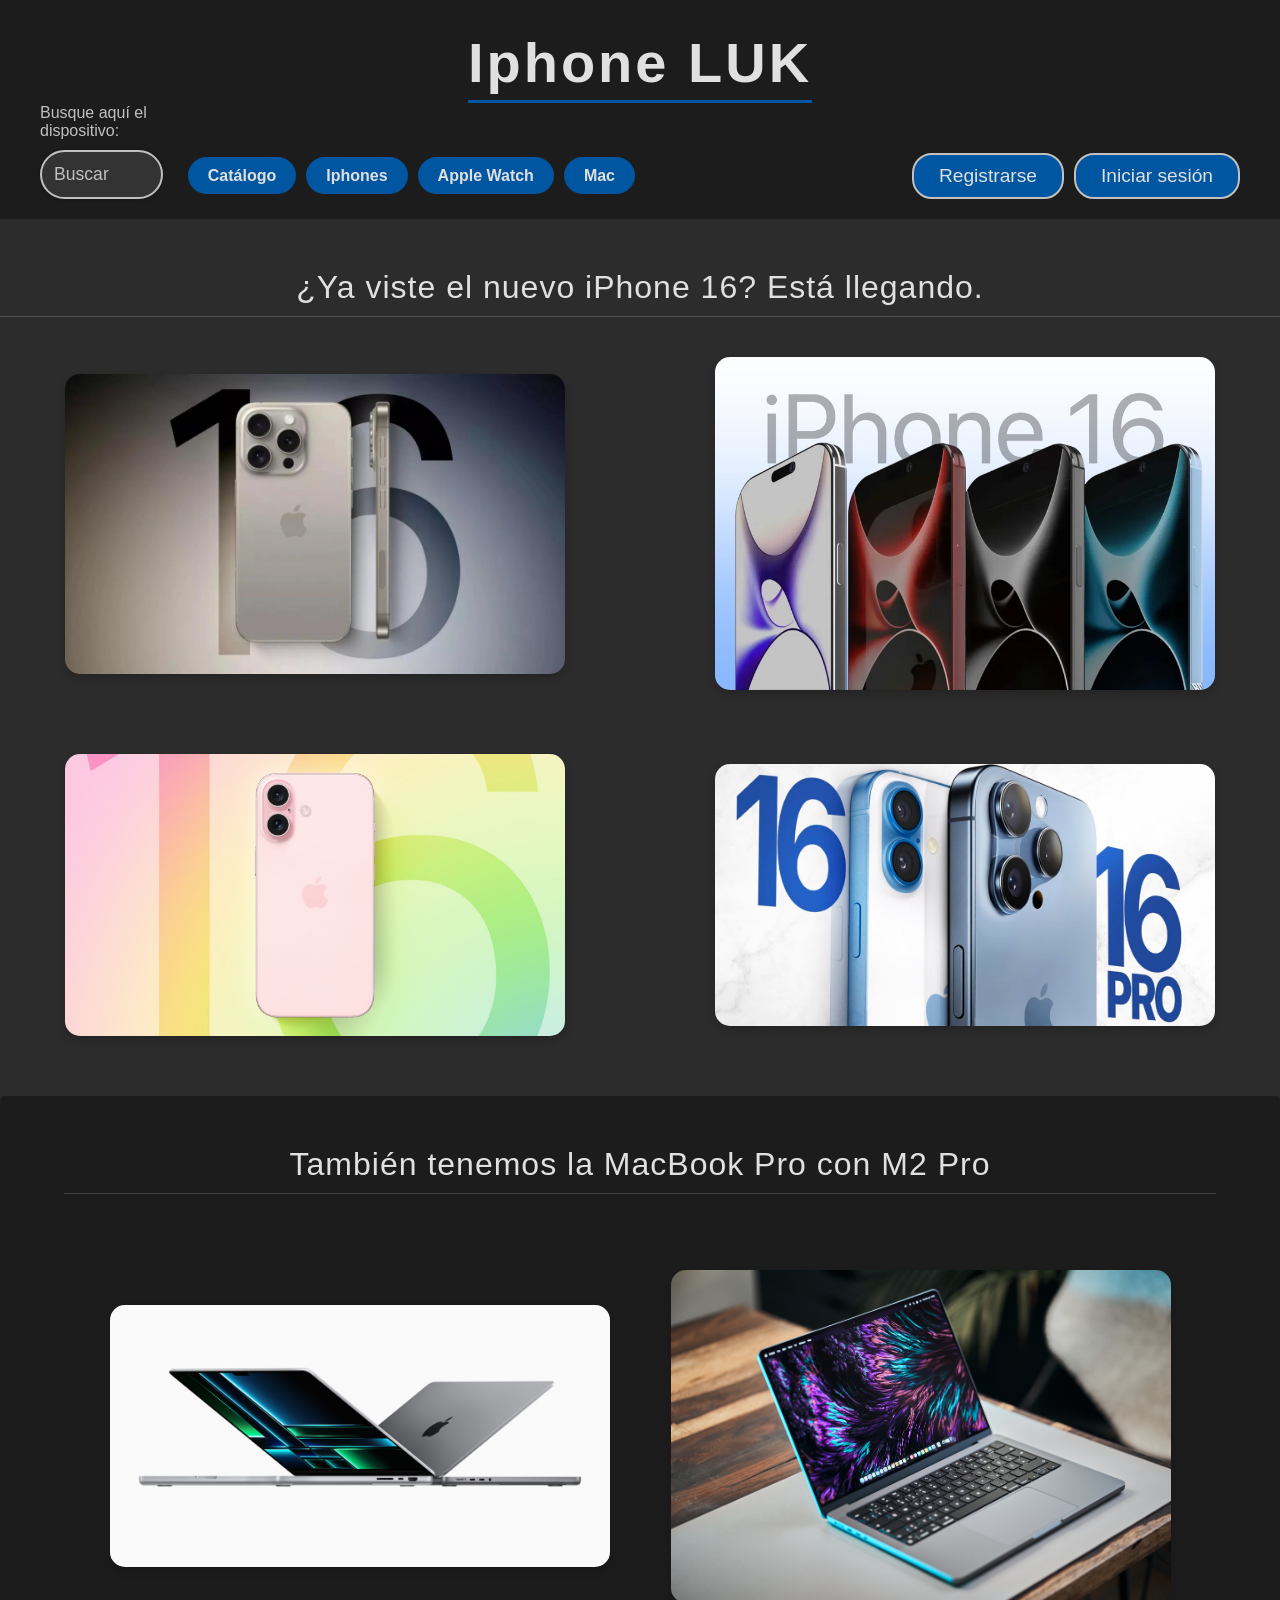
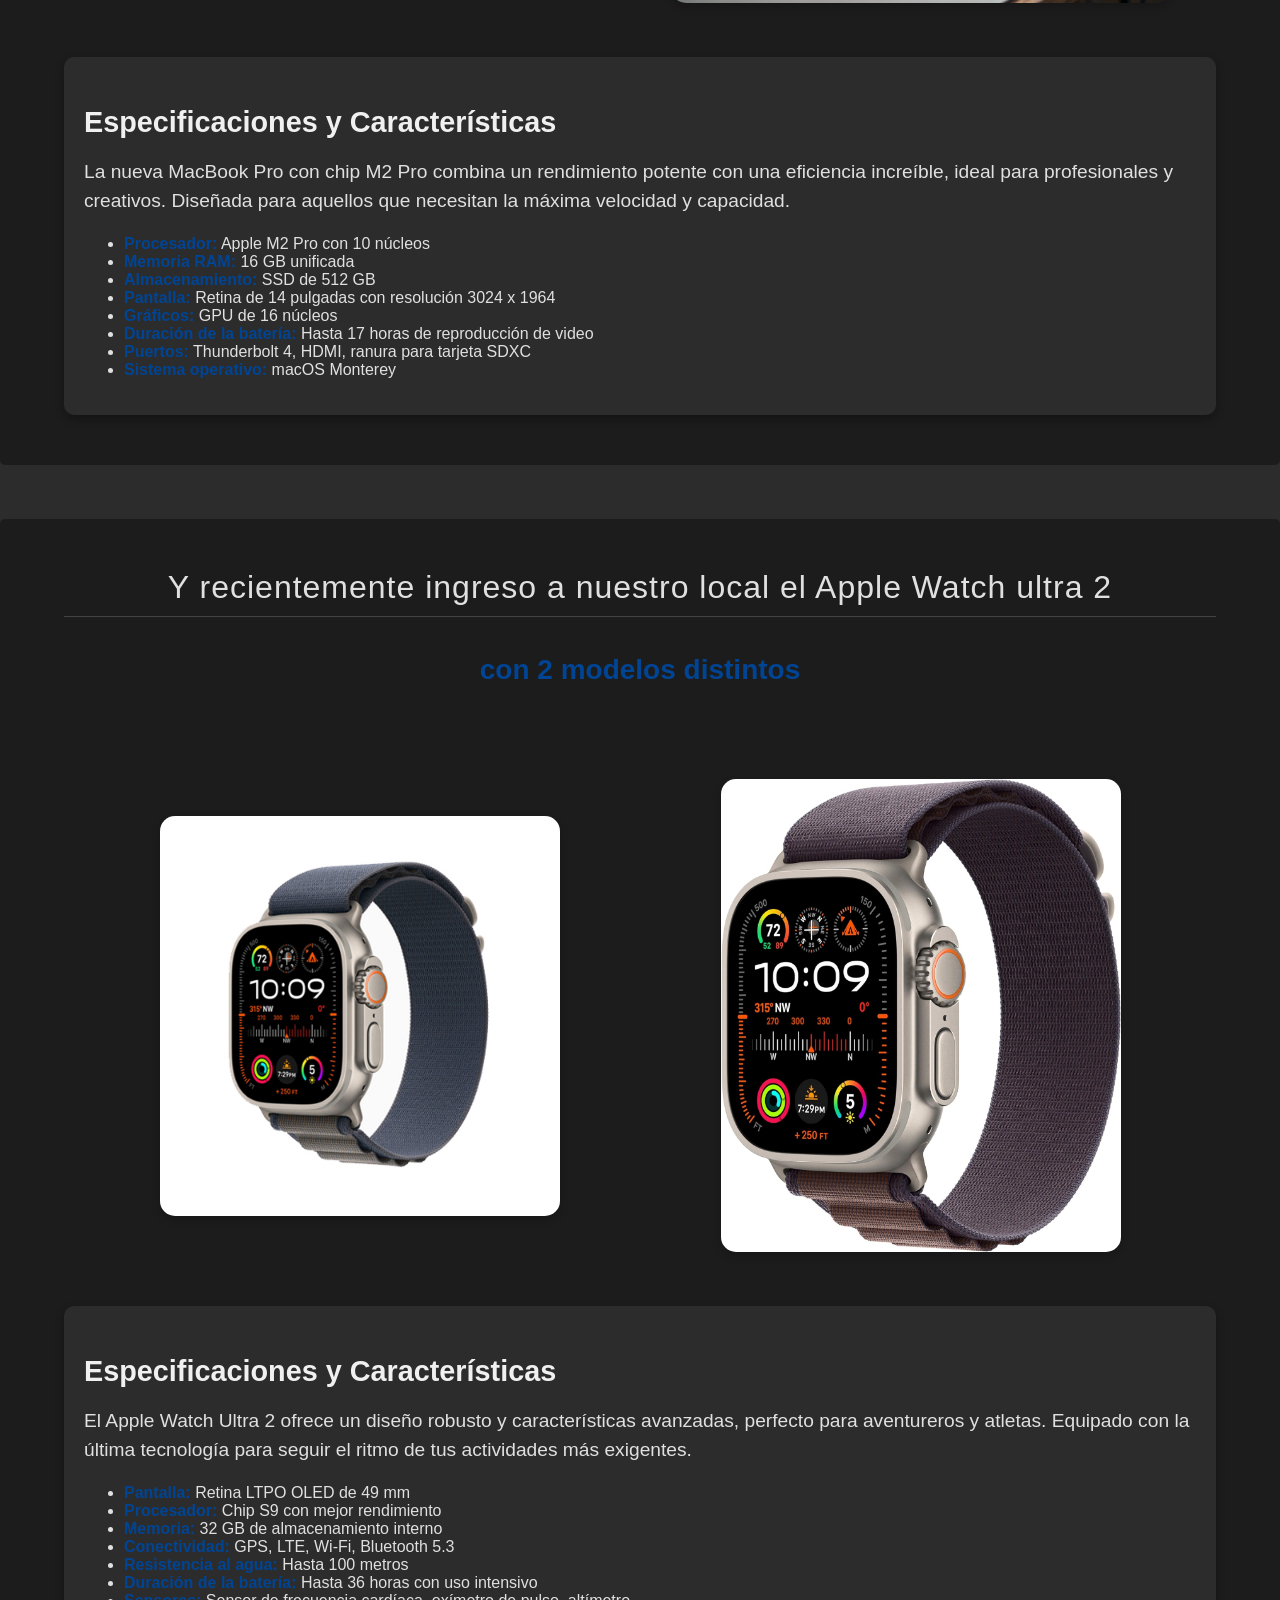
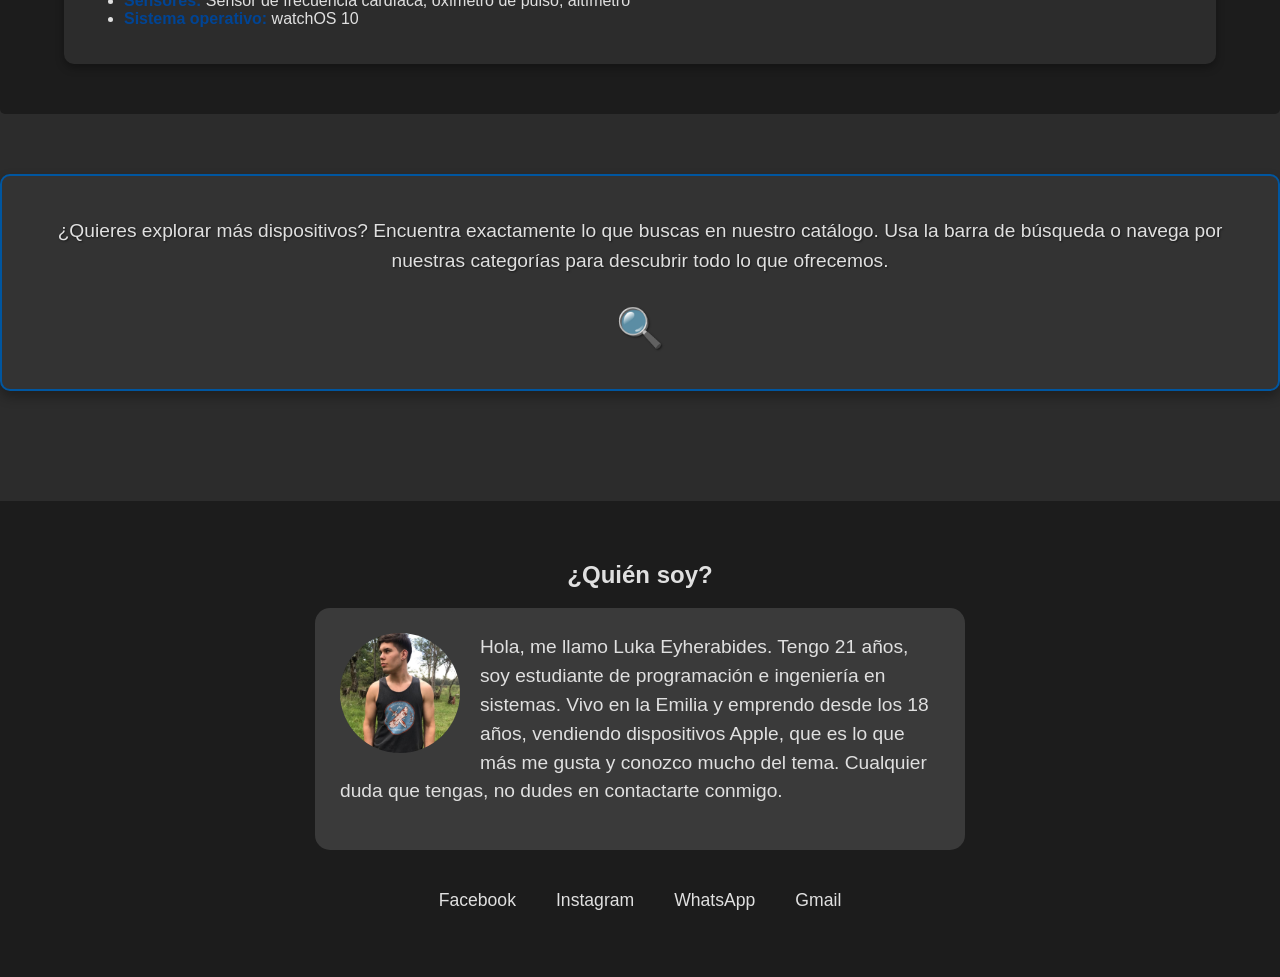
<file: index.html>
<!DOCTYPE html>
<html lang="en">
<head>
    <meta charset="UTF-8">
    <meta name="viewport" content="width=device-width, initial-scale=1.0">
    <title>Iphone LUK</title>
    <link rel="stylesheet" href="css/style.css">
</head>
<body>
<header>
        <h1 class="page-title">Iphone LUK</h1>
        <div class="header-content">
            <div class="header-left">
                <form class="search-bar">
                    <label for="search" class="search-label">Busque aquí el dispositivo:</label>
                    <input type="search" id="search" placeholder="Buscar">
                </form>
                <nav class="main-nav">
                    <ul>
                        <li><a href="catalogo.html" target="_blank">Catálogo</a></li>
                        <li><a href="iphones.html" target="_blank">Iphones</a></li>
                        <li><a href="applewatch.html" target="_blank">Apple Watch</a></li>
                        <li><a href="macs.html" target="_blank">Mac</a></li>
                    </ul>
                </nav>
            </div>
            <div class="nav-separator"></div>
            <div class="nav-divider"></div>
            <div class="header-right">
                <label for="toggle-register" class="register-btn">Registrarse</label>
                <button class="login-btn">Iniciar sesión</button>
            </div>
        </div>
</header>
    <input type="checkbox" id="toggle-register" class="toggle-checkbox">
    <div id="register-modal" class="modal">
        <div class="modal-content">
            <label for="toggle-register" class="close">&times;</label>
            <section class="register-form">
                <h2>Regístrese aquí debajo</h2>
                <form>
                    <label for="email">Correo electrónico:</label>
                    <input type="email" id="email" required placeholder="Ingrese su correo">
                    
                    <label for="password">Contraseña:</label>
                    <input type="password" id="password" required placeholder="Ingrese su contraseña" minlength="5">
                    
                    <label for="nacimiento">Fecha de nacimiento:</label>
                    <input type="date" id="dob" required>
                    
                    <label for="nacionalidad">Nacionalidad:</label>
                    <select id="nacionalidad">
                        <option value="arg">Argentino</option>
                        <option value="extr">Extranjero</option>
                    </select>
                    <button type="submit" class="submit-btn">Registrarse</button>
                </form>
            </section>
        </div>
    </div>
<main>
        <h2 class="titulo-iphone16">¿Ya viste el nuevo iPhone 16? Está llegando. </h2>
        <section class="grid-container">
            <div class="grid-item">
                <img src="img/nuevoiphone.png">
            </div>
            <div class="grid-item">
                <img src="img/nuevoihpone2.jpeg">
            </div>
            <div class="grid-item">
                <img src="img/nuevoiphone3.jpg">
            </div>
            <div class="grid-item">
                <img src="img/nuevoiphone4.png">
            </div>
        </section>
        <br><br>
        <section class="mac-section">
            <h2 class="titulo-mac">También tenemos la MacBook Pro con M2 Pro</h2>
            <br><br>
            <div class="grid-container-mac">
                <div class="grid-mac">
                    <img src="img/macmain1.jpg">
                </div>
                <div class="grid-mac">
                    <img src="img/macmain2.jpg">
                </div>
            </div>
            <div class="mac-specs">
                <h3>Especificaciones y Características</h3>
                <p>La nueva MacBook Pro con chip M2 Pro combina un rendimiento potente con una eficiencia increíble, 
                    ideal para profesionales y creativos. Diseñada para aquellos que necesitan la máxima velocidad y capacidad.</p>
                    <ul>
                        <li><strong>Procesador:</strong> Apple M2 Pro con 10 núcleos</li>
                        <li><strong>Memoria RAM:</strong> 16 GB unificada</li>
                        <li><strong>Almacenamiento:</strong> SSD de 512 GB</li>
                        <li><strong>Pantalla:</strong> Retina de 14 pulgadas con resolución 3024 x 1964</li>
                        <li><strong>Gráficos:</strong> GPU de 16 núcleos</li>
                        <li><strong>Duración de la batería:</strong> Hasta 17 horas de reproducción de video</li>
                        <li><strong>Puertos:</strong> Thunderbolt 4, HDMI, ranura para tarjeta SDXC</li>
                        <li><strong>Sistema operativo:</strong> macOS Monterey</li>
                    </ul>
            </div>
        </section>
        <br><br><br>
        <section class="watch-section">
            <h2 class="titulo-watch">Y recientemente ingreso a nuestro local el Apple Watch ultra 2</h2>
            <h4>con 2 modelos distintos</h4>
            <br><br>
            <div class="grid-container-watch">
                <div class="grid-watch">
                    <img src="img/applewatch1.jpg">
                </div>
                <div class="grid-watch">
                    <img src="img/applewatch4.jpg">
                </div>
            </div>
            <div class="watch-specs">
                <h3>Especificaciones y Características</h3>
                <p>El Apple Watch Ultra 2 ofrece un diseño robusto y características avanzadas, perfecto para aventureros y atletas. Equipado con la última tecnología para seguir el ritmo de tus actividades más exigentes.</p>
                <ul>
                    <li><strong>Pantalla:</strong> Retina LTPO OLED de 49 mm</li>
                    <li><strong>Procesador:</strong> Chip S9 con mejor rendimiento</li>
                    <li><strong>Memoria:</strong> 32 GB de almacenamiento interno</li>
                    <li><strong>Conectividad:</strong> GPS, LTE, Wi-Fi, Bluetooth 5.3</li>
                    <li><strong>Resistencia al agua:</strong> Hasta 100 metros</li>
                    <li><strong>Duración de la batería:</strong> Hasta 36 horas con uso intensivo</li>
                    <li><strong>Sensores:</strong> Sensor de frecuencia cardíaca, oxímetro de pulso, altímetro</li>
                    <li><strong>Sistema operativo:</strong> watchOS 10</li>
                </ul>
            </div>
        </section>
        <section class="descripcion-final">
            <p>¿Quieres explorar más dispositivos? Encuentra exactamente lo que buscas en nuestro catálogo. Usa la barra de búsqueda o navega por nuestras categorías para descubrir todo lo que ofrecemos.</p>
        </section>
</main>
<footer>
        <section class="final">
            <h2>¿Quién soy?</h2>
            <div class="presentacion">
                <img src="img/l.jpg" class="foto1">
                <p> Hola, me llamo Luka Eyherabides. Tengo 21 años, 
                    soy estudiante de programación e ingeniería en sistemas.
                    Vivo en la Emilia y emprendo desde los 18 años, 
                    vendiendo dispositivos Apple, que es lo que más me gusta y conozco mucho 
                    del tema. Cualquier duda que tengas, no dudes en contactarte conmigo.</p>
            </div>
        </section>
        <section class="contactos">
            <ul>
                <li>Facebook</li>
                <li>Instagram</li>
                <li>WhatsApp</li>
                <li>Gmail</li>
            </ul>
        </section>
</footer>
</body>
</html>
</file>
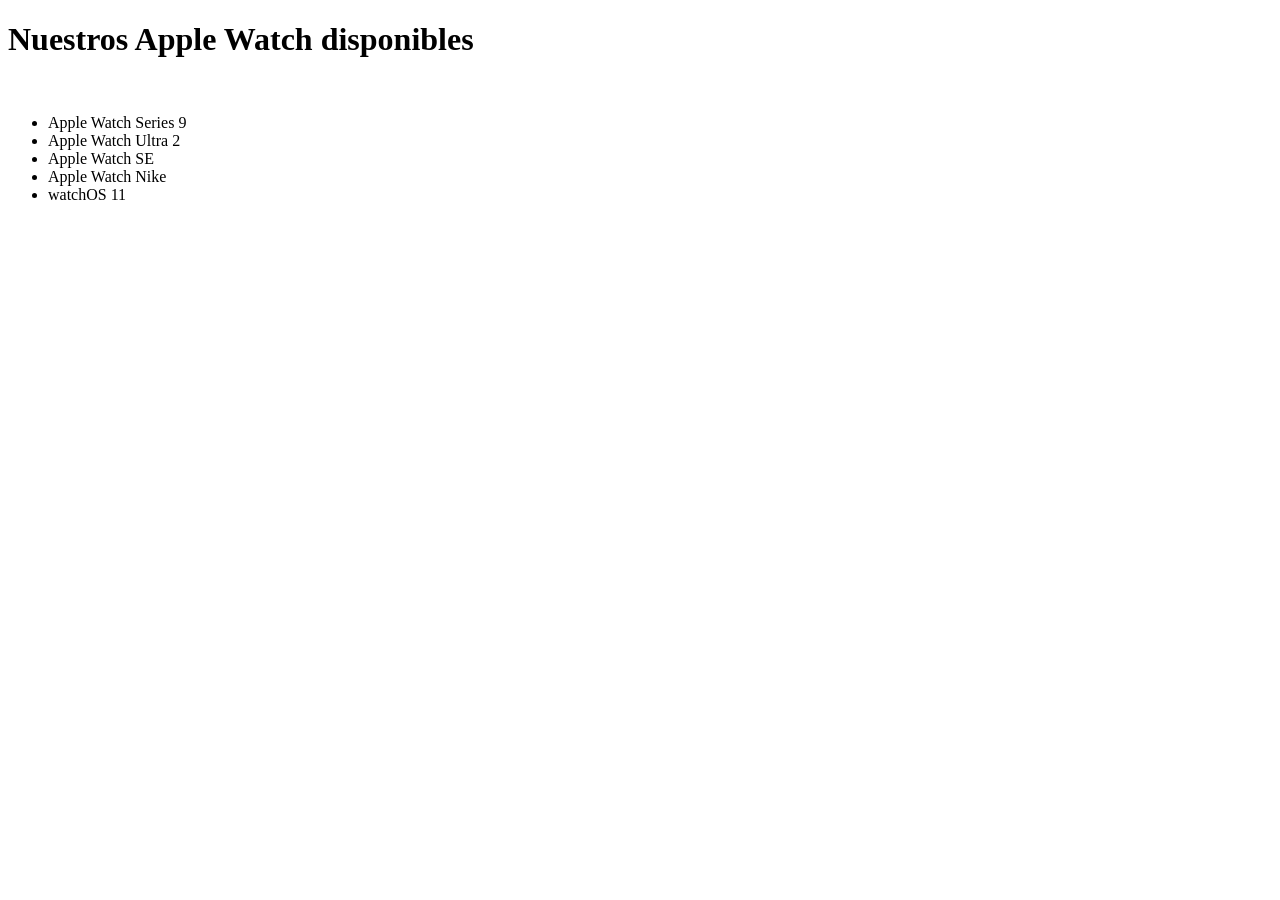
<file: applewatch.html>
<!DOCTYPE html>
<html lang="en">
<head>
    <meta charset="UTF-8">
    <meta name="viewport" content="width=device-width, initial-scale=1.0">
    <title>AppleWatch</title>
</head>
<body>
    <h1>Nuestros Apple Watch disponibles</h1>
    <br>
    <ul>
        <li>Apple Watch Series 9</li>
        <li>Apple Watch Ultra 2</li>
        <li>Apple Watch SE</li>
        <li>Apple Watch Nike</li>
        <li>watchOS 11</li>
    </ul>
</body>
</html>
</file>
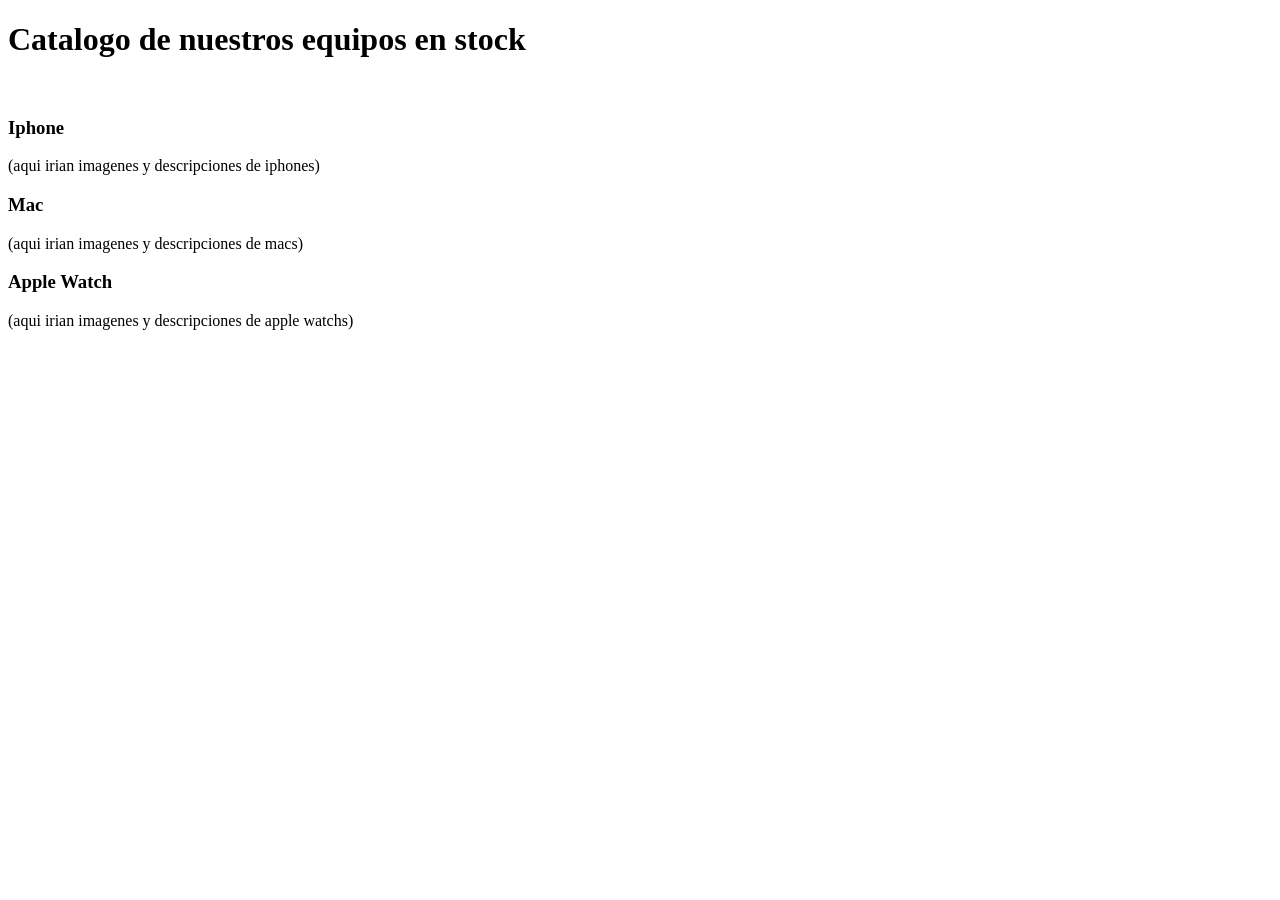
<file: catalogo.html>
<!DOCTYPE html>
<html lang="en">
<head>
    <meta charset="UTF-8">
    <meta name="viewport" content="width=device-width, initial-scale=1.0">
    <title>Catalogo</title>
</head>
<body>
    <h1>Catalogo de nuestros equipos en stock</h1>
<br>
<h3>Iphone</h3>
(aqui irian imagenes y descripciones de iphones)
<h3>Mac</h3> 
(aqui irian imagenes y descripciones de macs)
<h3>Apple Watch</h3> 
(aqui irian imagenes y descripciones de apple watchs)
</body>
</html>
</file>
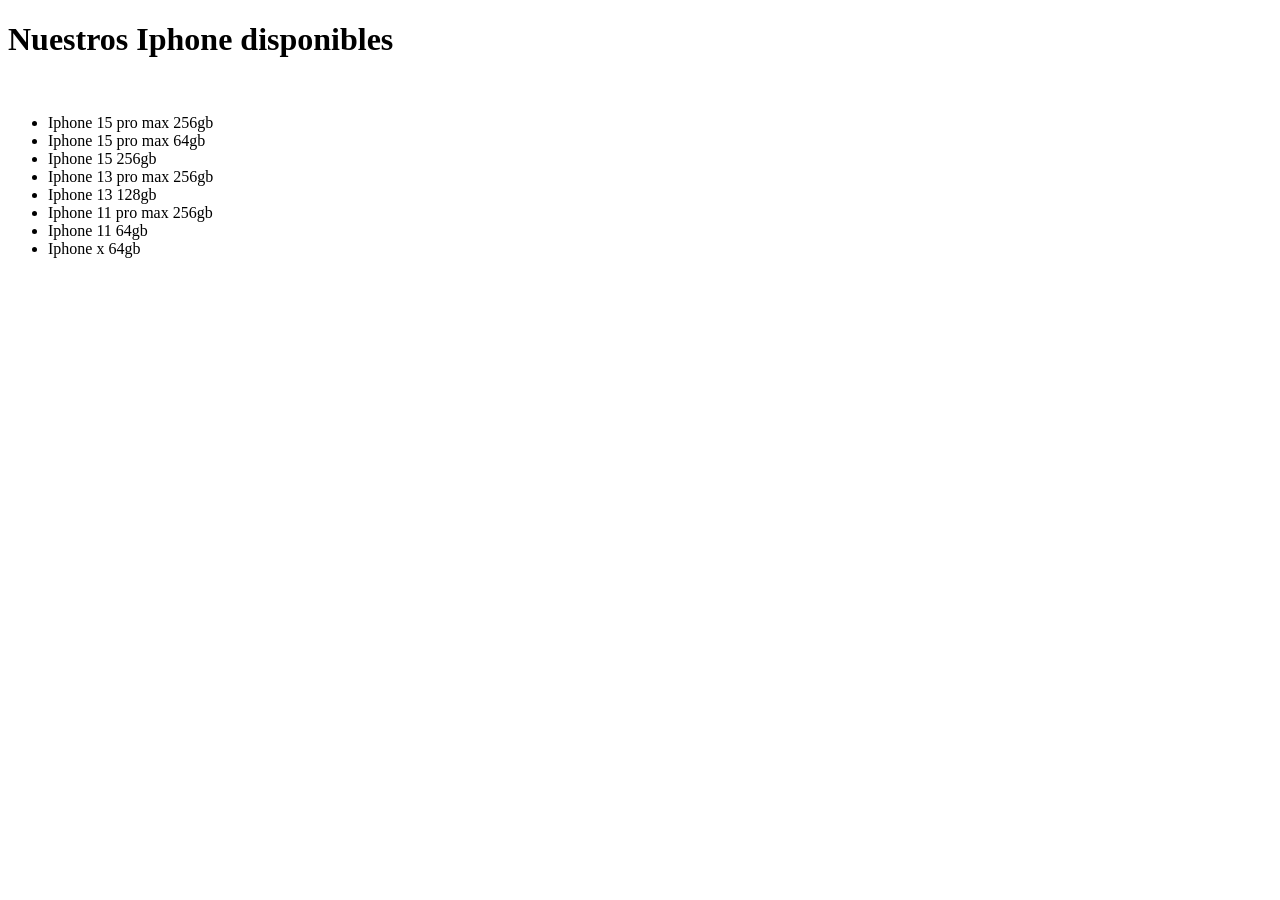
<file: iphones.html>
<!DOCTYPE html>
<html lang="en">
<head>
    <meta charset="UTF-8">
    <meta name="viewport" content="width=device-width, initial-scale=1.0">
    <title>Iphones</title>
</head>
<body>
    <h1>Nuestros Iphone disponibles</h1>
    <br>
    <ul>
        <li>Iphone 15 pro max 256gb</li>
        <li>Iphone 15 pro max 64gb</li>
        <li>Iphone 15 256gb</li>
        <li>Iphone 13 pro max 256gb</li>
        <li>Iphone 13 128gb</li>
        <li>Iphone 11 pro max 256gb</li>
        <li>Iphone 11 64gb</li>
        <li>Iphone x 64gb</li>
    </ul>
</body>
</html>
</file>
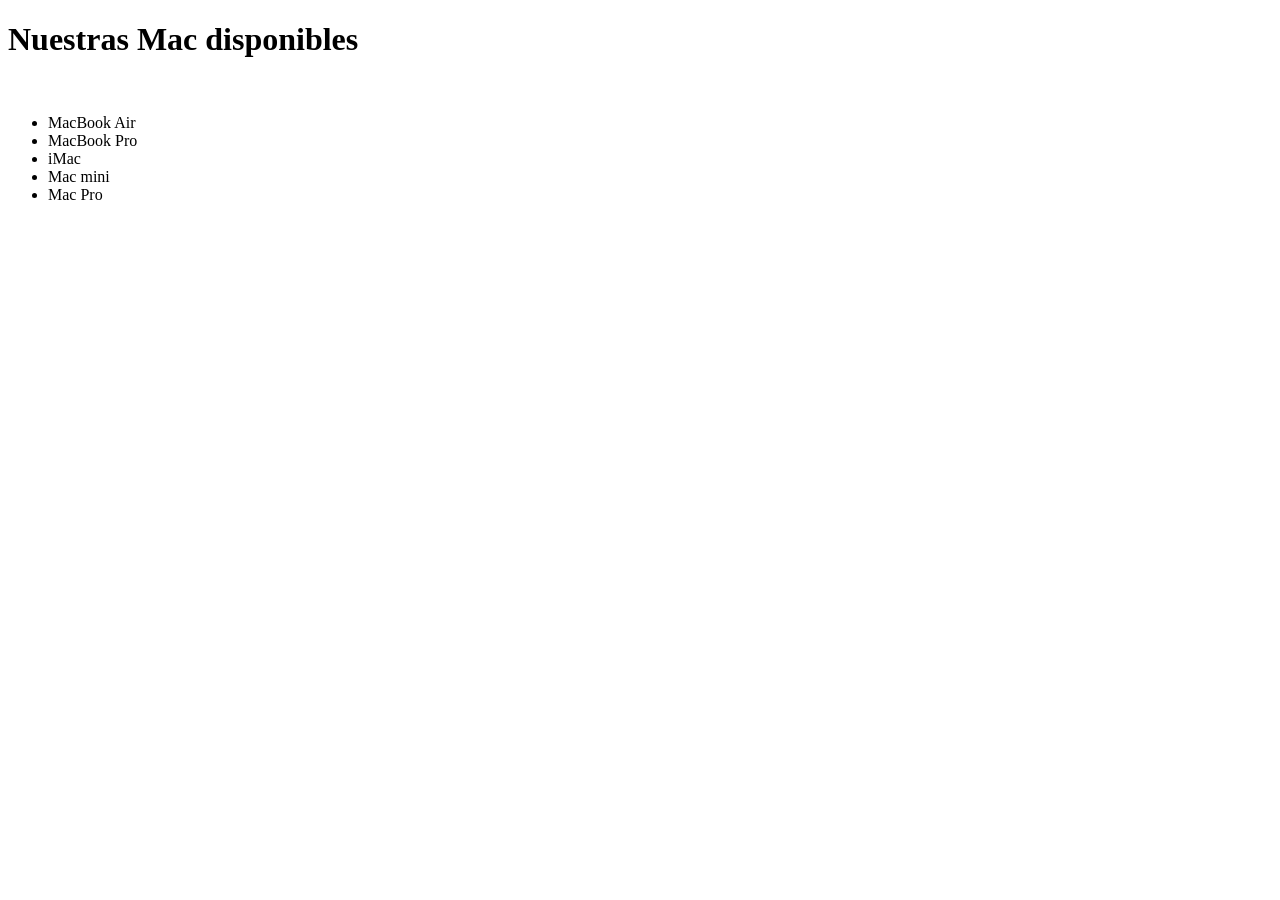
<file: macs.html>
<!DOCTYPE html>
<html lang="en">
<head>
    <meta charset="UTF-8">
    <meta name="viewport" content="width=device-width, initial-scale=1.0">
    <title>Mac</title>
</head>
<body>
    <h1>Nuestras Mac disponibles</h1>
    <br>
    <ul>
        <li>MacBook Air</li>
        <li>MacBook Pro</li>
        <li>iMac</li>
        <li>Mac mini</li>
        <li>Mac Pro</li>
    </ul>
</body>
</html>
</file>
<file: css/style.css>
body {
    font-family: Arial, Helvetica, sans-serif;
    color: #E0E0E0;
    background: #2C2C2C;
    margin: 0;
    padding: 0;
}

/* SEPARACION HEADER */

h1 {
    text-align: center;
    font-size: 2.5em;
    color: #E0E0E0;
    margin: 30px 0;
}

header {
    display: flex;
    flex-direction: column;
    align-items: center;
    padding: 20px;
    background-color: #1C1C1C;
}

.page-title {
    font-size: 3.5em;
    color: #E0E0E0;
    margin-top: 10px;
    margin-bottom: 50px;
    text-align: center;
    font-weight: 700;
    font-family: 'Montserrat', sans-serif;
    letter-spacing: 3px;
    border-bottom: 3px solid #0056A0;
    padding-bottom: 5px;
}

.header-content {
    display: flex;
    align-items: center;
    justify-content: space-between;
    width: 100%;
    max-width: 1200px;
}

.header-left {
    display: flex;
    align-items: center;
    flex: 1;
    max-width: 800px;
}

.search-bar {
    display: flex;
    flex-direction: column;
    margin-right: 20px;
    width: 100%;
    max-width: 600px;
    margin-top: -50px;
}

.search-label {
    margin-bottom: 10px;
    font-size: 1em;
    color: #C0C0C0;
    text-align: left;
}

.search-bar input {
    width: 100%;
    padding: 12px;
    font-size: 1.1em;
    border: 2px solid #C0C0C0;
    border-radius: 25px;
    background-color: #333;
    color: #E0E0E0;
    box-shadow: 0 0 5px rgba(0, 0, 0, 0.3);
}

.search-bar input::placeholder {
    color: #C0C0C0;
}

.header-right {
    display: flex;
    align-items: center;
    flex: 1;
    justify-content: flex-end;
}

.main-nav {
    display: flex;
    align-items: center;
    gap: 10px;
}

.main-nav ul {
    list-style-type: none;
    padding: 0;
    display: flex;
    margin: 0;
}

.main-nav ul li {
    margin: 0 5px;
}

.main-nav ul li a {
    color: #E0E0E0;
    text-decoration: none;
    padding: 10px 20px;
    background-color: #0056A0;
    border-radius: 20px;
    transition: background-color 0.3s ease;
    white-space: nowrap;
    font-size: 1em;
    font-weight: 600;
}

.main-nav ul li a:hover {
    background-color: #004494;
}

.register-btn {
    background-color: #0056A0;
    color: #E0E0E0;
    padding: 10px 25px;
    border: 2px solid #C0C0C0;
    border-radius: 20px;
    cursor: pointer;
    font-size: 1.2em;
    transition: background-color 0.3s ease, color 0.3s ease, border 0.3s ease;
    margin-left: 10px;
}

.register-btn:hover {
    background-color: #004494;
    color: #E0E0E0;
    border-color: #E0E0E0;
}

.login-btn {
    padding: 10px 25px;
    background-color: #0056A0;
    color: #E0E0E0;
    border: 2px solid #C0C0C0;
    border-radius: 20px;
    cursor: pointer;
    font-size: 1.2em;
    transition: background-color 0.3s ease;
    margin-left: 10px;
}

.login-btn:hover {
    background-color: #004494;
}

.toggle-checkbox {
    display: none;
}

.modal {
    display: none;
    position: fixed;
    z-index: 1;
    left: 0;
    top: 0;
    width: 100%;
    height: 100%;
    overflow: auto;
    background-color: rgba(0, 0, 0, 0.5);
    padding-top: 50px;
}

.toggle-checkbox:checked ~ .modal {
    display: block;
}

.modal-content {
    background-color: #E0E0E0;
    margin: 5% auto;
    padding: 20px;
    border: 1px solid #C0C0C0;
    width: 90%;
    max-width: 600px;
    border-radius: 10px;
    box-shadow: 0 0 15px rgba(0, 0, 0, 0.5);
}

.close {
    color: #1C1C1C;
    float: right;
    font-size: 28px;
    font-weight: bold;
    cursor: pointer;
}

.close:hover,
.close:focus {
    color: black;
    text-decoration: none;
    cursor: pointer;
}

.register-form {
    max-width: 500px;
    margin: 0 auto 40px auto;
    padding: 30px;
    background-color: #E0E0E0;
    border-radius: 15px;
    box-shadow: 0 0 15px black;
}

.register-form h2 {
    text-align: center;
    font-size: 2em;
    margin-bottom: 25px;
    color: #1C1C1C;
}

.register-form label {
    display: block;
    margin-bottom: 10px;
    color: #1C1C1C;
    font-weight: bold;
}

.register-form input,
.register-form select {
    width: 100%;
    padding: 10px;
    margin-bottom: 20px;
    border-radius: 8px;
    border: 1px solid #888;
    font-size: 1.1em;
}

.submit-btn {
    width: 100%;
    padding: 12px;
    background-color: #0056A0;
    color: #E0E0E0;
    border: none;
    border-radius: 12px;
    font-size: 1.2em;
    cursor: pointer;
    transition: background-color 0.3s ease;
}

.submit-btn:hover {
    background-color: #004494;
}
/* ACA TERMINA EL HEADER */

/* SEPARACION MAIN */

/* IPHONE */

.grid-container {
    display: grid;
    grid-template-columns: 1fr 1fr;
    grid-template-rows: auto auto;
    gap: 60px;
    padding: 20px;
    justify-items: center;
    align-items: center;
}

.grid-item img {
    width: 100%;
    max-width: 500px;
    height: auto;
    border-radius: 15px;
    box-shadow: 0 4px 8px rgba(0, 0, 0, 0.2);
    transition: transform 1.2s ease;
}

.grid-item img:hover {
    transform: scale(1.3);
}

/* MAC */

.grid-container-mac {
    display: grid;
    grid-template-columns: 1fr 1fr;
    gap: 10px;
    padding: 20px;
    justify-items: center;
    align-items: center;
}
.grid-mac img {
    width: 100%;
    max-width: 500px;
    height: auto;
    border-radius: 15px;
    box-shadow: 0 4px 8px rgba(0, 0, 0, 0.2);
    transition: transform 1.2s ease;
}
.grid-mac img:hover {
    transform: scale(1.3);
}
.mac-section {
    background-color: #1C1C1C; 
    padding: 50px 5%; 
    color: #E0E0E0;
    border-radius: 5px;
}

.mac-specs {
    margin-top: 30px;
    padding: 20px;
    background-color: #2C2C2C; 
    border-radius: 10px;
    box-shadow: 0 4px 8px rgba(0, 0, 0, 0.3);
}

.mac-specs h3 {
    font-size: 1.8em;
    margin-bottom: 15px;
    color: #F0F0F0;
}

.mac-specs p {
    font-size: 1.2em;
    line-height: 1.5;
    color: #E0E0E0;
}
strong {
    color: #004494;
}

/* APPLE WATCH */

.grid-container-watch {
    display: grid;
    grid-template-columns: 1fr 1fr;
    gap: 10px;
    padding: 20px;
    justify-items: center;
    align-items: center;
}
.grid-watch img {
    width: 100%;
    max-width: 400px; 
    height: auto;
    border-radius: 15px;
    box-shadow: 0 4px 8px rgba(0, 0, 0, 0.2);
    transition: transform 1.2s ease;
}
.grid-watch img:hover {
    transform: scale(1.3);
}
.watch-section {
    background-color: #1C1C1C; 
    padding: 50px 5%; 
    color: #E0E0E0;
    border-radius: 5px;
}

.watch-specs {
    margin-top: 30px;
    padding: 20px;
    background-color: #2C2C2C; 
    border-radius: 10px;
    box-shadow: 0 4px 8px rgba(0, 0, 0, 0.3);
}

.watch-specs h3 {
    font-size: 1.8em;
    margin-bottom: 15px;
    color: #F0F0F0;
}

.watch-specs p {
    font-size: 1.2em;
    line-height: 1.5;
    color: #E0E0E0;
}
strong {
    color: #004494;
}

 .titulo-iphone16 {
    text-align: center;
    margin-top: 0%;
    margin-bottom: 3%;
    font-size: 2em;
    font-family: 'Montserrat', sans-serif;
    color: #E0E0E0;
    letter-spacing: 1px;
    font-weight: 400;
    border-bottom: 1px solid rgba(224, 224, 224, 0.2);
    padding-bottom: 10px;
    margin-bottom: 20px;
}
.titulo-mac{
    text-align: center;
    margin-top: 0%;
    margin-bottom: 3%;
    font-size: 2em;
    font-family: 'Montserrat', sans-serif;
    color: #E0E0E0;
    letter-spacing: 1px;
    font-weight: 400;
    border-bottom: 1px solid rgba(224, 224, 224, 0.2);
    padding-bottom: 10px;
    margin-bottom: 20px;
}
.titulo-watch {
    text-align: center;
    margin-top: 0%;
    margin-bottom: 3%;
    font-size: 2em;
    font-family: 'Montserrat', sans-serif;
    color: #E0E0E0;
    letter-spacing: 1px;
    font-weight: 400;
    border-bottom: 1px solid rgba(224, 224, 224, 0.2);
    padding-bottom: 10px;
    margin-bottom: 20px;
}
h4{
    text-align: center;
    font-size: 28px;
    font-family: 'Montserrat', sans-serif;
    color: #004494;
}

.descripcion-final {
    background: #333; 
    padding: 40px;
    border-radius: 10px;
    box-shadow: 0 6px 12px rgba(0, 0, 0, 0.3); 
    text-align: center;
    margin-top: 60px;
    margin-bottom: 60px;
    border: 2px solid #0056A0; 
}

.descripcion-final p {
    font-size: 1.2em;
    color: #E0E0E0;
    line-height: 1.6;
    font-family: 'Poppins', sans-serif;
    font-weight: 300;
    margin: 0;
    padding: 0;
    position: relative;
}

.descripcion-final p::after {
    content: "🔍"; 
    display: block;
    font-size: 2em;
    color: #0056A0; 
    margin-top: 20px;
    margin-bottom: -10px;
}

.descripcion-final p {
    text-shadow: 1px 1px 2px rgba(0, 0, 0, 0.5);
}

/* ACA TERMINA EL MAIN */

/* SEPARACION FOOTER */

footer {
    padding: 40px;
    background-color: #1C1C1C;
    color: #E0E0E0;
    text-align: center;
}

.presentacion {
    background-color: #3A3A3A;
    padding: 25px;
    border-radius: 15px;
    margin-bottom: 30px;
    text-align: left;
    max-width: 600px;
    margin-left: auto;
    margin-right: auto;
}

.foto1 {
    width: 120px;
    height: 120px;
    border-radius: 50%;
    margin-right: 20px;
    float: left;
}

.presentacion p {
    margin-top: 0;
    font-size: 1.2em;
    line-height: 1.5;
    color: #E0E0E0;
}

.contactos ul {
    list-style-type: none;
    padding: 0;
    display: flex;
    justify-content: center;
    flex-wrap: wrap;
}

.contactos ul li {
    margin: 10px 20px;
    font-size: 1.1em;
    color: #E0E0E0;
}

main {
    padding-top: 50px;
    padding-bottom: 50px;
}
/* ACA TERMINA EL FOOTER */

/* Estilos para Samsung Galaxy S8+ */

@media screen and (max-width: 360px) {
    .header-content {
        flex-direction: column;
        align-items: center;
    }

    .header-left {
        width: 100%;
        flex-direction: column;
        align-items: center;
    }

    .search-bar {
        width: 100%;
        margin-top: 0;
        max-width: 100%;
    }

    .search-label {
        font-size: 0.9em;
        padding-left: 25%;
    }

    .search-bar input {
        font-size: 1em;
        padding: 10px;
    }

    .main-nav {
        width: 100%;
        text-align: center;
        margin-top: 10px;
        position: relative;
    }

    .main-nav ul {
        display: flex;
        flex-direction: column;
        align-items: center;
        padding: 0;
        margin: 0;
    }

    .main-nav ul li {
        margin: 15px 0;
        padding-left: 140%;
    }

    .header-right {
        width: 100%;
        justify-content: center;
        margin-top: 20px;
    }

    .register-btn, .login-btn {
        width: 100%;
        margin: 10px 5px;
    }

    .nav-divider {
        width: 100%;
        height: 3px;
        background: #0056A0;
        margin: 20px auto;
        position: relative;
        border-radius: 5px;
        margin-bottom: 5px;
        margin-top: 25px;
    }
    .grid-container {
        display: block; 
        margin: 0 auto;
    }

    .grid-item {
        width: 100%; 
        margin-bottom: 20px; 
    }

    .mac-section .grid-container-mac {
        display: block;
    }

    .mac-section .grid-mac {
        width: 100%; 
        margin-bottom: 20px;
    }

    .watch-section .grid-container-watch {
        display: block; 
    }

    .watch-section .grid-watch {
        width: 100%; 
        margin-bottom: 20px; 
    }
}
</file>
